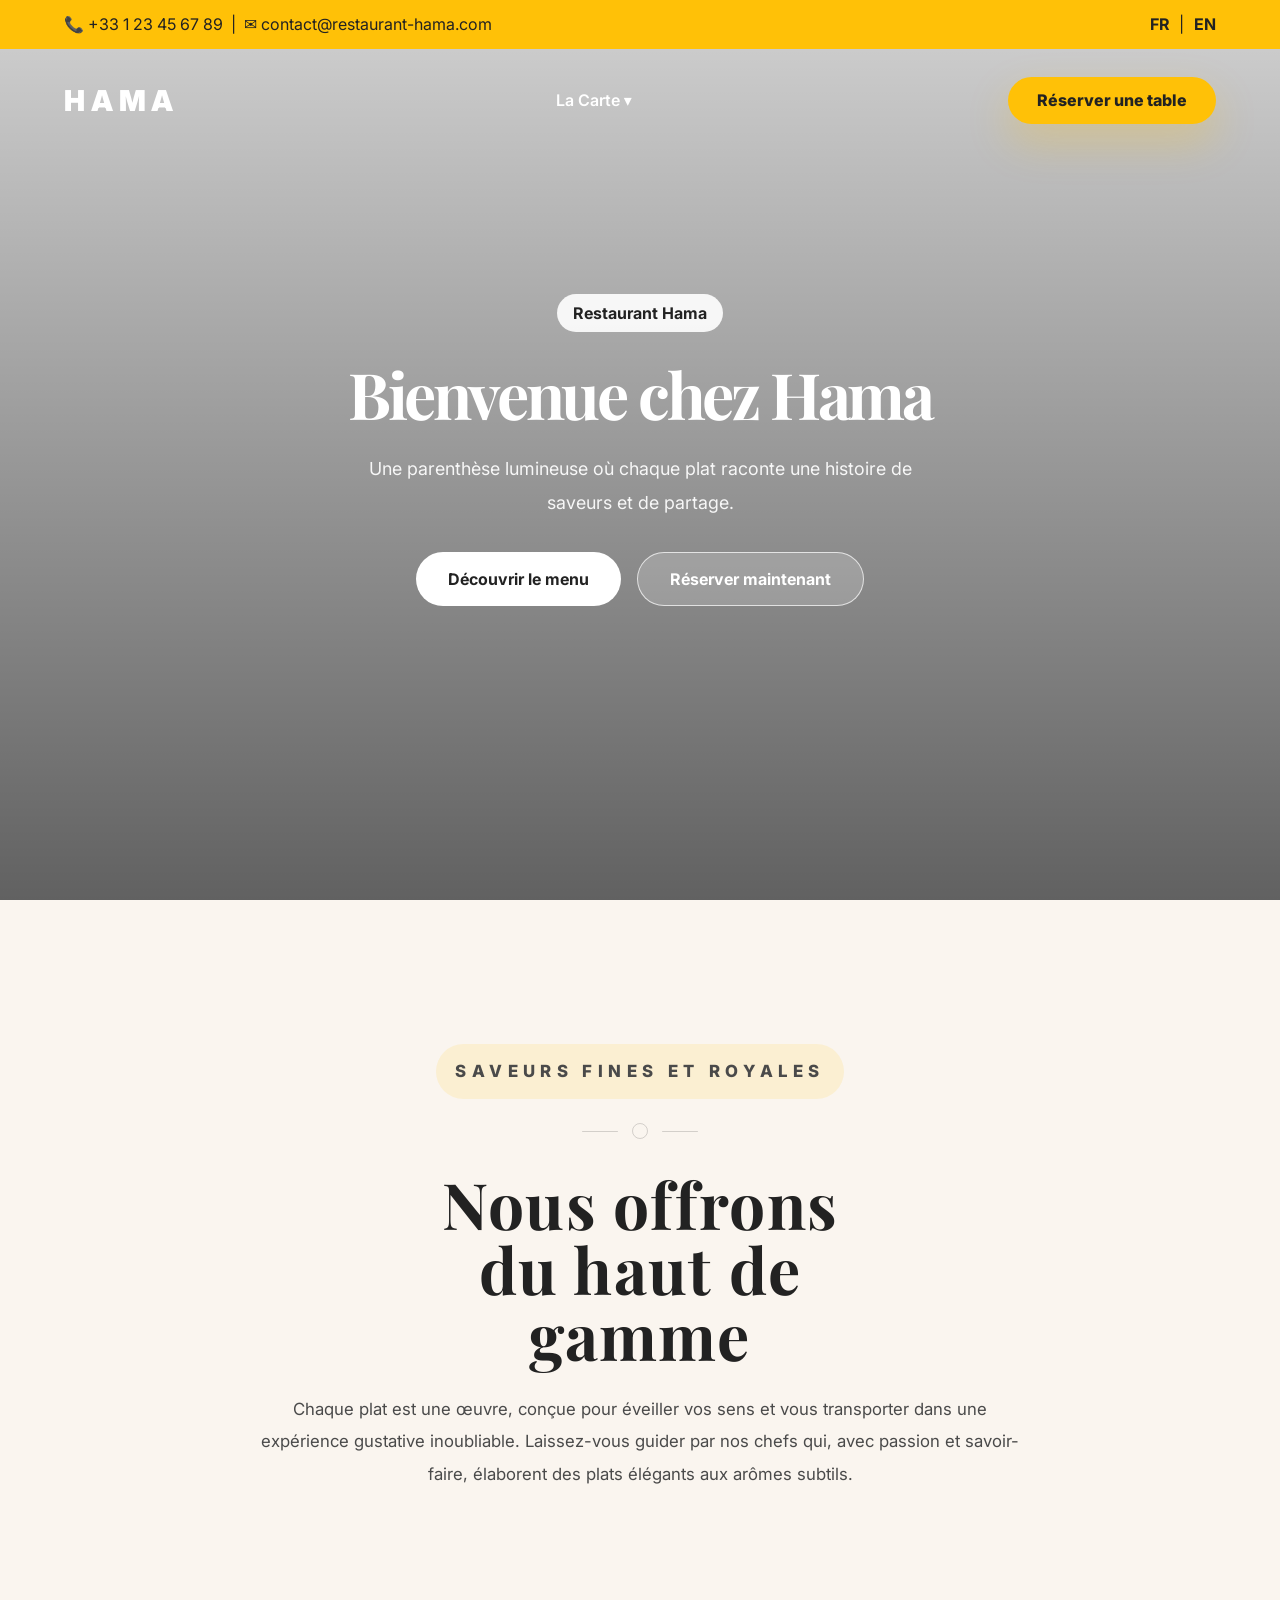
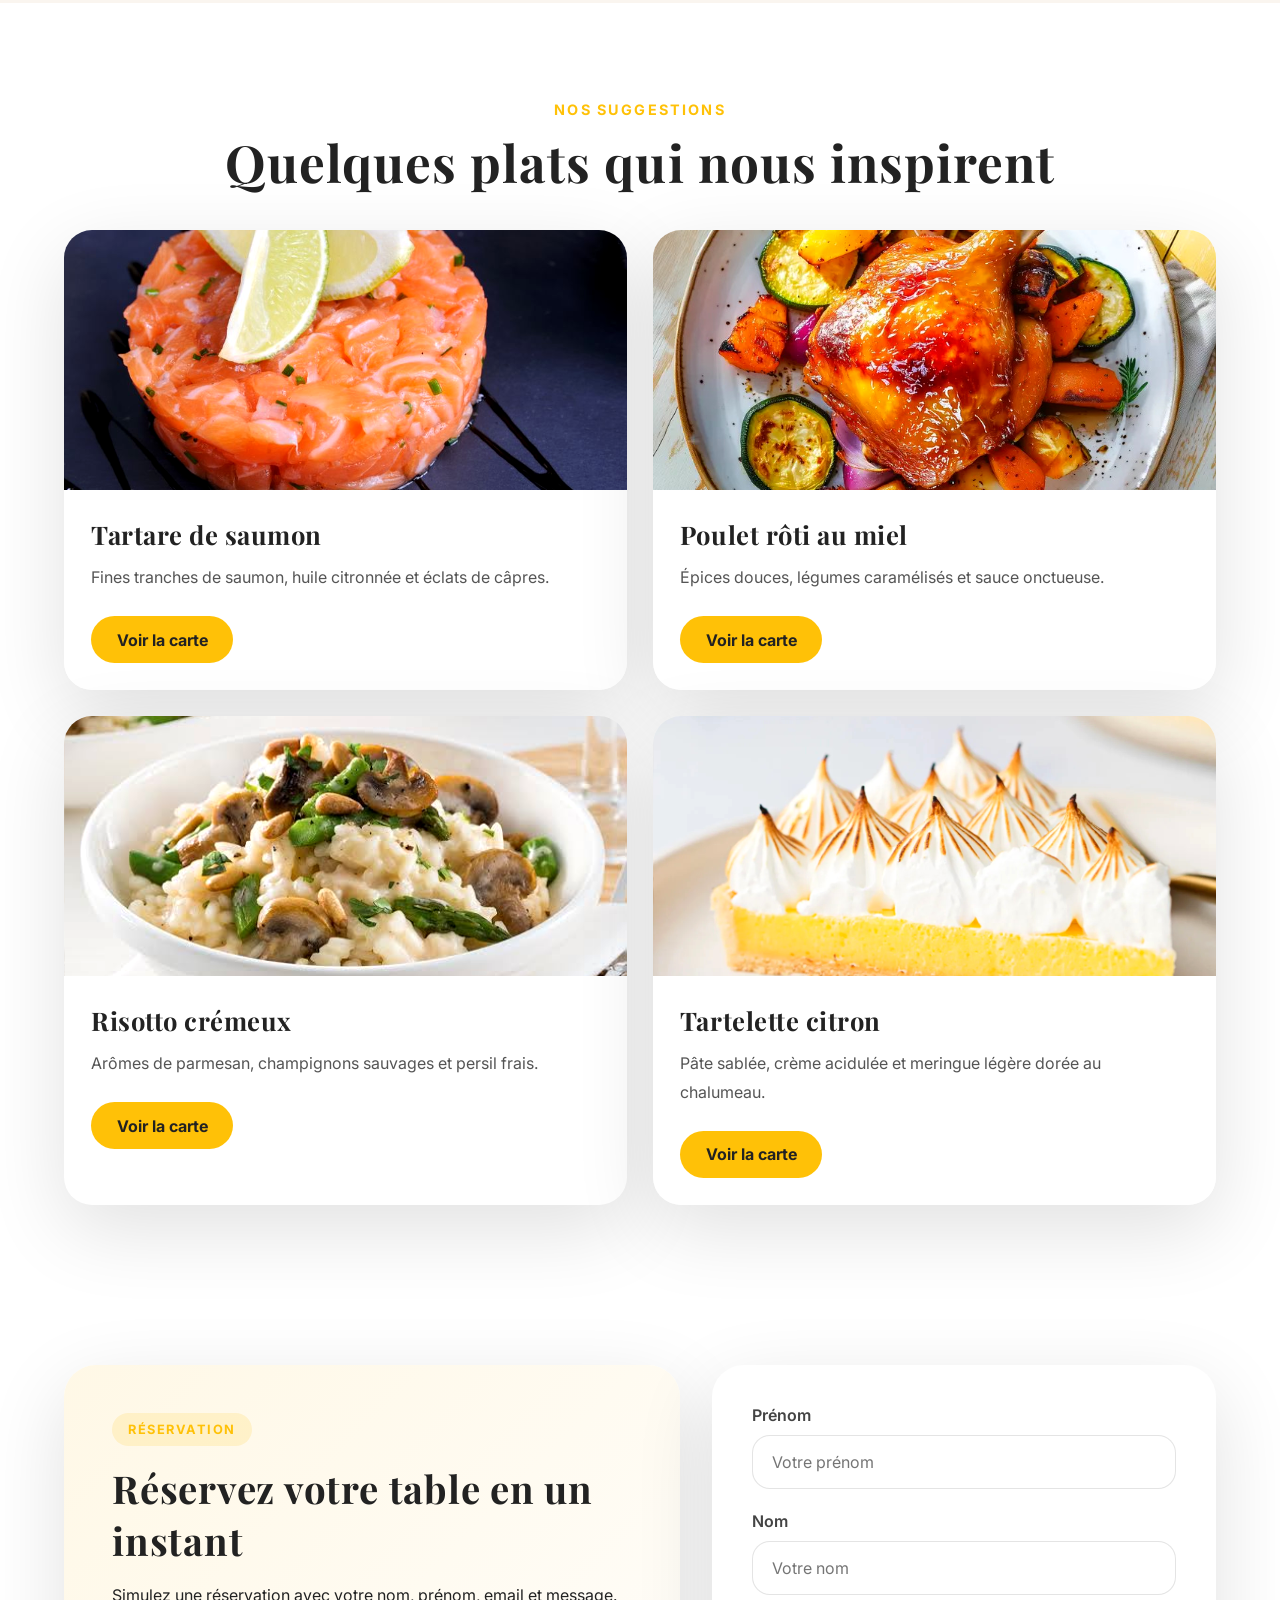
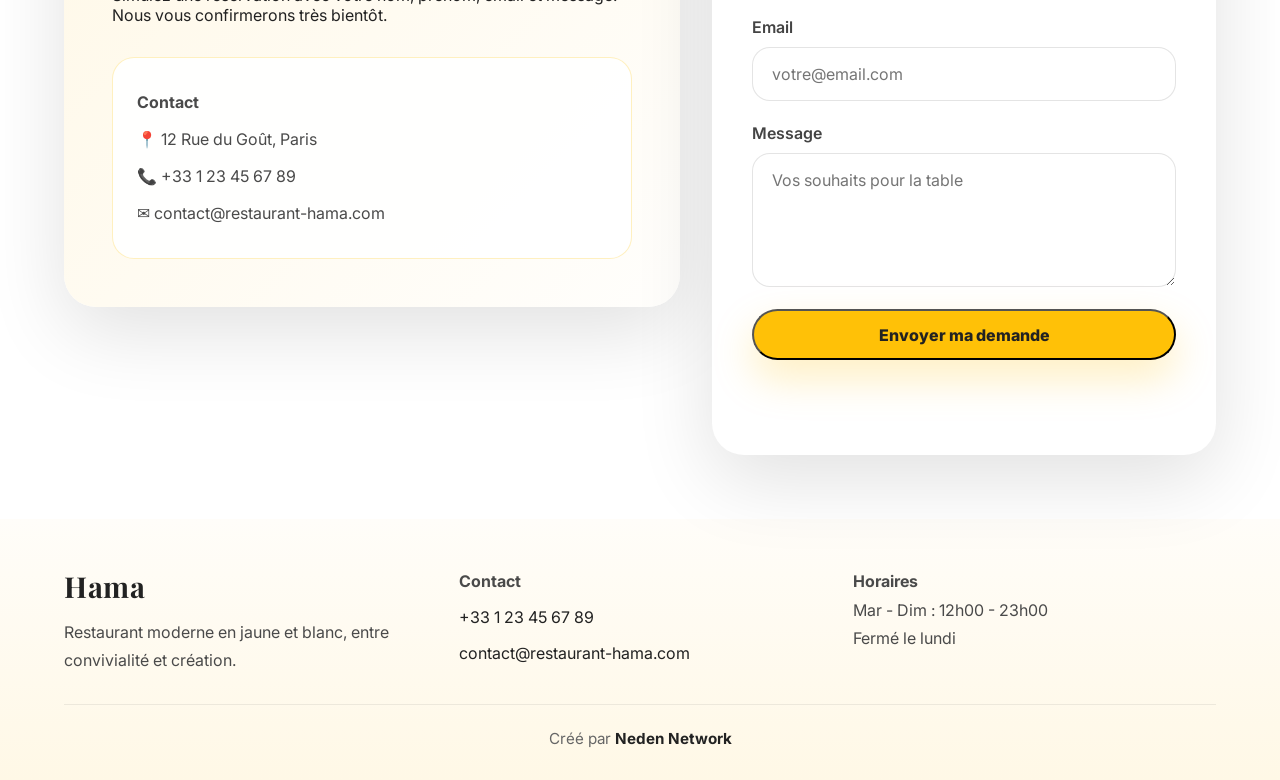
<file: index.html>
<!DOCTYPE html>
<html lang="fr">
<head>
    <meta charset="UTF-8">
    <meta name="viewport" content="width=device-width, initial-scale=1.0">
    <title>Restaurant Hama</title>
    <link rel="stylesheet" href="style.css">
</head>
<body>

    <!-- 1. Petite bannière -->
    <div class="top-bar" id="topBar">
        <div class="contact-info">
            📞 +33 1 23 45 67 89 &nbsp;|&nbsp; ✉️ contact@restaurant-hama.com
        </div>
        <div class="lang-options">
            <a href="index.html">FR</a> | <a href="en.html">EN</a>
        </div>
    </div>

    <!-- 2. Sous-bannière (Menu principal) -->
    <nav class="main-nav" id="mainNav">
       <div class="logo">Hama</div>

        <button class="nav-toggle" type="button" aria-label="Ouvrir le menu" aria-expanded="false">
            <span></span>
            <span></span>
            <span></span>
        </button>
        
        <ul class="nav-links">
            <li class="dropdown">
                <a href="#">La Carte ▾</a>
                <!-- Menu déroulant original -->
                <ul class="dropdown-content">
                    <li><a href="carte.html#entrees">Entrées</a></li>
                    <li><a href="carte.html#plats">Plats Signatures</a></li>
                    <li><a href="carte.html#desserts">Desserts</a></li>
                    <li><a href="carte.html#vins">Vins &amp; Boissons</a></li>
                </ul>
            </li>
        </ul>

        <a href="#reservation" class="btn-reserve">Réserver une table</a>
    </nav>

    <section class="hero">
        <div class="slide active" style="background-image: url('https://images.unsplash.com/photo-1514933651103-005eec06c04b?auto=format&fit=crop&w=1920&q=80');"></div>
        <div class="slide" style="background-image: url('https://images.unsplash.com/photo-1550966871-3ed3cdb5ed0c?auto=format&fit=crop&w=1920&q=80');"></div>
        <div class="slide" style="background-image: url('https://images.unsplash.com/photo-1559339352-11d035aa65de?auto=format&fit=crop&w=1920&q=80');"></div>
        <div class="hero-overlay"></div>
        <div class="hero-content">
            <span class="hero-badge">Restaurant Hama</span>
            <h1 id="heroTitle">Bienvenue chez Hama</h1>
            <p id="heroText">Une parenthèse lumineuse où chaque plat raconte une histoire de saveurs et de partage.</p>
            <div class="hero-buttons">
                <a href="#le-menu" class="btn-menu">Découvrir le menu</a>
                <a href="#reservation" class="btn-secondary">Réserver maintenant</a>
            </div>
        </div>
    </section>

    <section class="story-section" id="story">
        <div class="story-wrapper">
            <p class="eyebrow">Saveurs fines et royales</p>
            <div class="story-divider">
                <span></span>
                <span></span>
                <span></span>
            </div>
            <h2>Nous offrons du haut de gamme</h2>
            <p>Chaque plat est une œuvre, conçue pour éveiller vos sens et vous transporter dans une expérience gustative inoubliable. Laissez-vous guider par nos chefs qui, avec passion et savoir-faire, élaborent des plats élégants aux arômes subtils.</p>
        </div>
    </section>

    <section class="featured-section" id="le-menu">
        <div class="section-head">
            <span>Nos suggestions</span>
            <h2>Quelques plats qui nous inspirent</h2>
        </div>
        <div class="dish-grid">
            <article class="dish-card">
                <div class="dish-card__picture" style="background-image: url('photo/Tartare-de-saumon.jpg');"></div>
                <div class="dish-card__content">
                    <h3>Tartare de saumon</h3>
                    <p>Fines tranches de saumon, huile citronnée et éclats de câpres.</p>
                    <a href="carte.html" class="dish-card__link">Voir la carte</a>
                </div>
            </article>
            <article class="dish-card">
                <div class="dish-card__picture" style="background-image: url('photo/poulet_roti_au _miel.jpg');"></div>
                <div class="dish-card__content">
                    <h3>Poulet rôti au miel</h3>
                    <p>Épices douces, légumes caramélisés et sauce onctueuse.</p>
                    <a href="carte.html" class="dish-card__link">Voir la carte</a>
                </div>
            </article>
            <article class="dish-card">
                <div class="dish-card__picture" style="background-image: url('photo/risotto.jpeg');"></div>
                <div class="dish-card__content">
                    <h3>Risotto crémeux</h3>
                    <p>Arômes de parmesan, champignons sauvages et persil frais.</p>
                    <a href="carte.html" class="dish-card__link">Voir la carte</a>
                </div>
            </article>
            <article class="dish-card">
                <div class="dish-card__picture" style="background-image: url('photo/tarte_au_citron.jpg');"></div>
                <div class="dish-card__content">
                    <h3>Tartelette citron</h3>
                    <p>Pâte sablée, crème acidulée et meringue légère dorée au chalumeau.</p>
                    <a href="carte.html" class="dish-card__link">Voir la carte</a>
                </div>
            </article>
        </div>
    </section>

    <section class="reservation-section" id="reservation">
        <div class="reservation-grid">
            <div class="reservation-intro">
                <span class="section-tag">Réservation</span>
                <h2>Réservez votre table en un instant</h2>
                <p>Simulez une réservation avec votre nom, prénom, email et message. Nous vous confirmerons très bientôt.</p>
                <div class="contact-mini-card">
                    <p><strong>Contact</strong></p>
                    <p>📍 12 Rue du Goût, Paris</p>
                    <p>📞 +33 1 23 45 67 89</p>
                    <p>✉️ contact@restaurant-hama.com</p>
                </div>
            </div>
            <form id="reservationForm" class="reservation-form">
                <div class="input-group">
                    <label for="firstName">Prénom</label>
                    <input type="text" id="firstName" name="firstName" placeholder="Votre prénom" required>
                </div>
                <div class="input-group">
                    <label for="lastName">Nom</label>
                    <input type="text" id="lastName" name="lastName" placeholder="Votre nom" required>
                </div>
                <div class="input-group">
                    <label for="email">Email</label>
                    <input type="email" id="email" name="email" placeholder="votre@email.com" required>
                </div>
                <div class="input-group">
                    <label for="message">Message</label>
                    <textarea id="message" name="message" rows="5" placeholder="Vos souhaits pour la table"></textarea>
                </div>
                <button type="submit" class="btn-reserve">Envoyer ma demande</button>
                <div id="reservationMessage" class="form-message" aria-live="polite"></div>
            </form>
        </div>
    </section>

    <footer class="footer-section">
        <div class="footer-grid">
            <div class="footer-brand">
                <h3>Hama</h3>
                <p>Restaurant moderne en jaune et blanc, entre convivialité et création.</p>
            </div>
            <div class="footer-links">
                <p><strong>Contact</strong></p>
                <a href="tel:+33123456789">+33 1 23 45 67 89</a>
                <a href="mailto:contact@restaurant-hama.com">contact@restaurant-hama.com</a>
            </div>
            <div class="footer-info">
                <p><strong>Horaires</strong></p>
                <p>Mar - Dim : 12h00 - 23h00</p>
                <p>Fermé le lundi</p>
            </div>
        </div>
        <div class="footer-credit">Créé par <a href="#">Neden Network</a></div>
    </footer>

    <script src="main.js"></script>
</body>
</html>
</file>
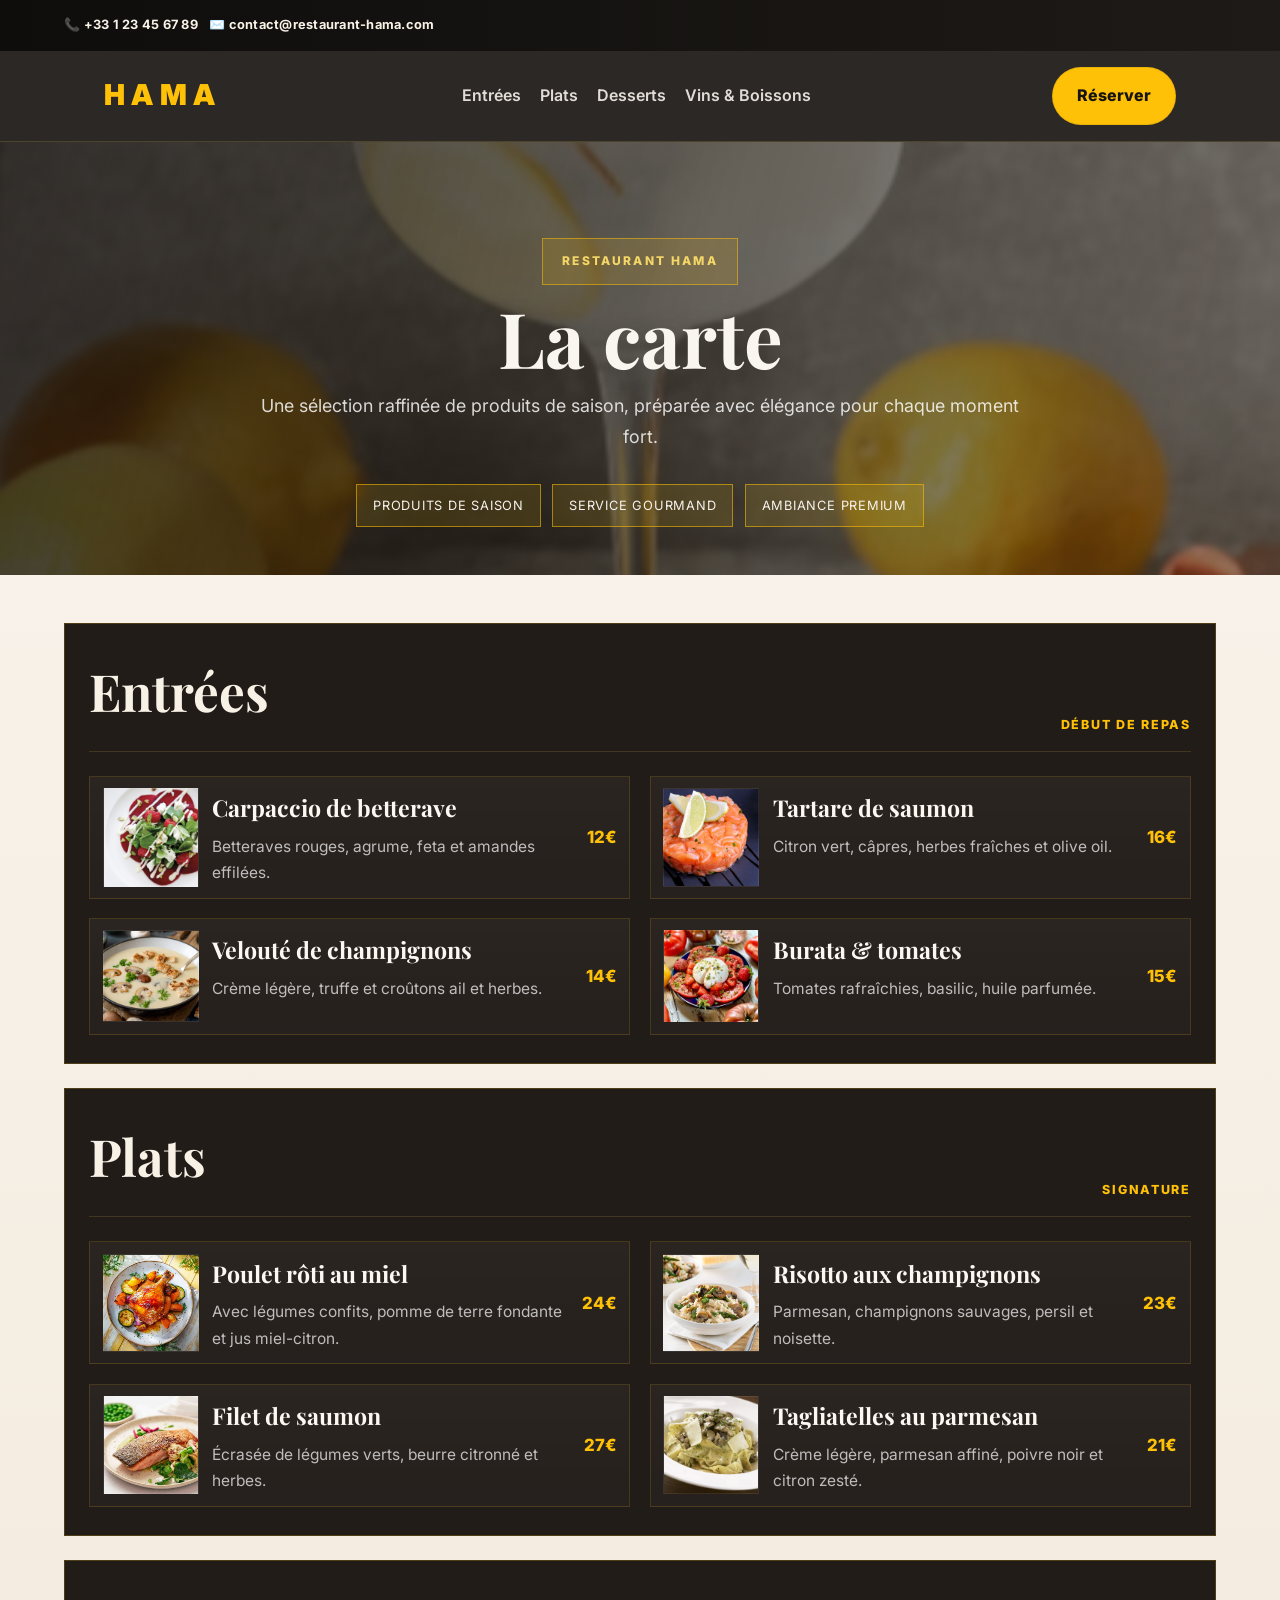
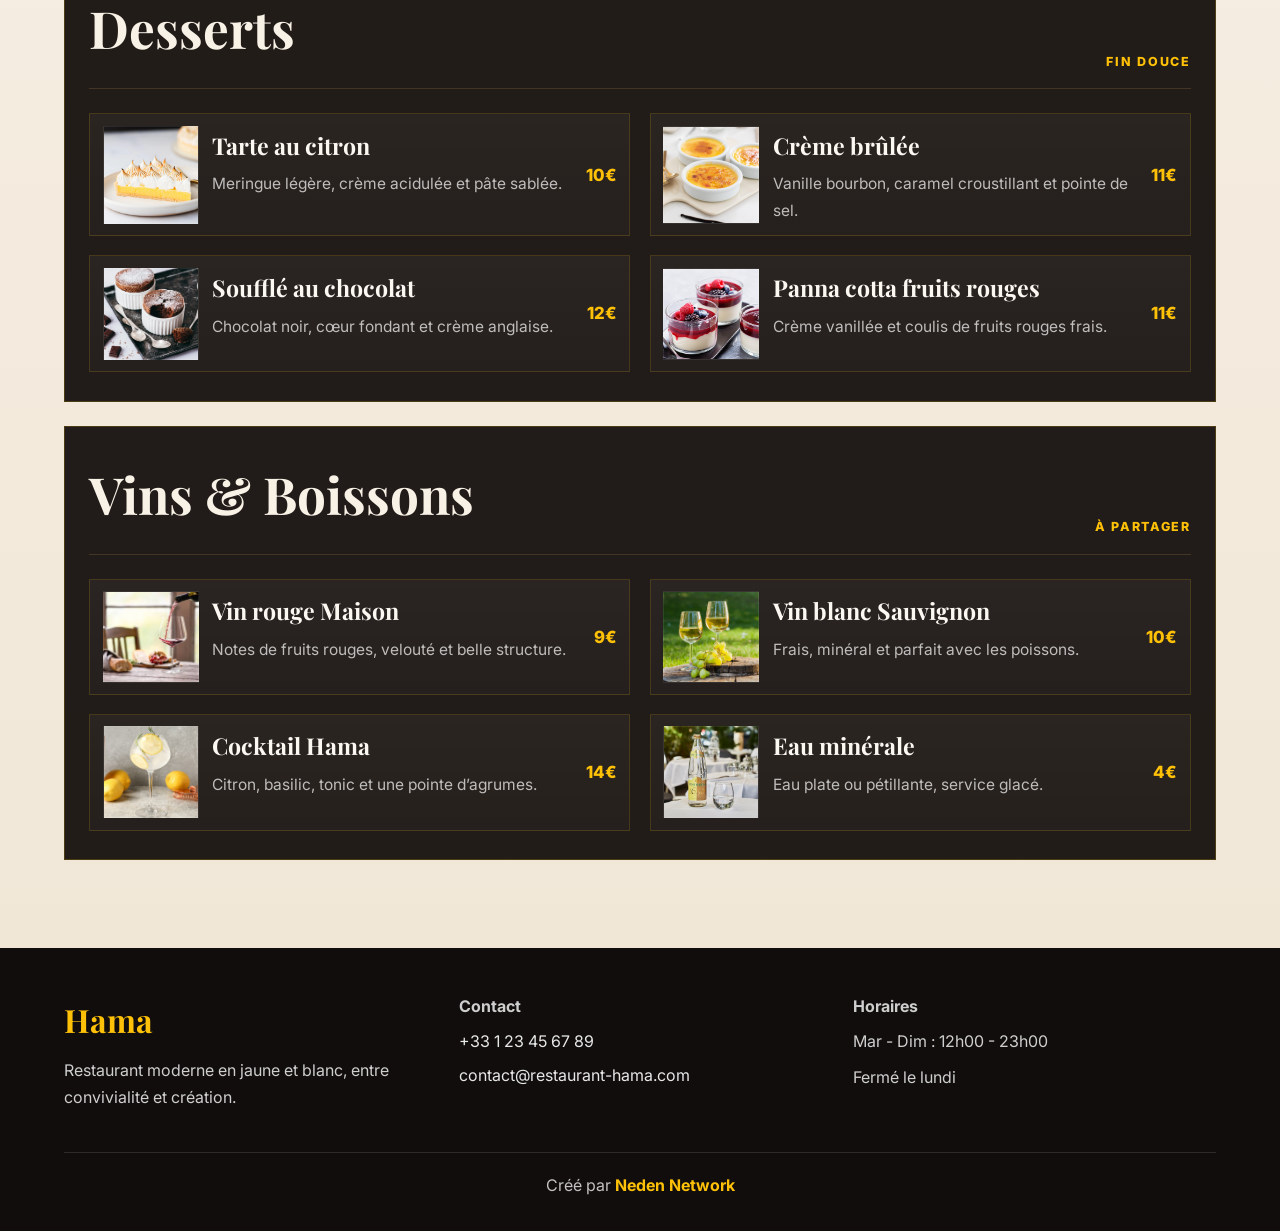
<file: carte.html>
<!DOCTYPE html>
<html lang="fr">
  <head>
    <meta charset="UTF-8" />
    <meta name="viewport" content="width=device-width, initial-scale=1.0" />
    <title>La Carte | Hama</title>
    <link rel="preconnect" href="https://fonts.googleapis.com" />
    <link rel="preconnect" href="https://fonts.gstatic.com" crossorigin />
    <link href="https://fonts.googleapis.com/css2?family=Inter:wght@400;500;600;700;800&family=Playfair+Display:wght@500;600;700&display=swap" rel="stylesheet" />
    <style>
      :root {
        --jaune: #ffc107;
        --jaune-clair: #fff8e1;
        --jaune-fonce: #d9a506;
        --blanc: #ffffff;
        --beige: #f6f0e8;
        --noir: #161310;
        --noir-2: #1f1b16;
        --texte: #1d1b18;
        --gris: #625c57;
        --ombre: 0 18px 40px rgba(23, 20, 16, 0.15);
      }

      * {
        box-sizing: border-box;
        margin: 0;
        padding: 0;
      }

      html {
        scroll-behavior: smooth;
      }

      body {
        font-family: 'Inter', sans-serif;
        background: linear-gradient(180deg, #f9f5f1 0%, #f5efe7 100%);
        color: var(--texte);
        line-height: 1.7;
      }

      a {
        color: inherit;
        text-decoration: none;
      }

      h1, h2, h3, h4 {
        font-family: 'Playfair Display', serif;
      }

      .top-bar {
        background: linear-gradient(90deg, #0f0d0c, #1d1a17);
        color: #f9f3e7;
        padding: 0.9rem 5%;
        display: flex;
        justify-content: space-between;
        align-items: center;
        font-size: 0.8rem;
        font-weight: 700;
        letter-spacing: 0.02em;
      }

      .top-bar__info,
      .top-bar__lang {
        display: flex;
        align-items: center;
        gap: 0.7rem;
        flex-wrap: wrap;
      }

      .top-bar a {
        color: #f9f3e7;
      }

      .site-header {
        position: sticky;
        top: 0;
        z-index: 20;
        background: rgba(22, 18, 16, 0.9);
        backdrop-filter: blur(12px);
        border-bottom: 1px solid rgba(212, 168, 77, 0.2);
      }

      .nav {
        max-width: 1200px;
        margin: 0 auto;
        padding: 1rem 5%;
        display: flex;
        align-items: center;
        justify-content: space-between;
        gap: 1rem;
      }

      .brand {
        font-size: 1.8rem;
        font-weight: 900;
        letter-spacing: 0.22em;
        text-transform: uppercase;
        color: var(--jaune);
      }

      .nav-links {
        display: flex;
        align-items: center;
        gap: 1.2rem;
        list-style: none;
      }

      .nav-links a {
        font-weight: 600;
        color: #f4efe8;
        opacity: 0.9;
      }

      .btn-primary {
        display: inline-flex;
        align-items: center;
        justify-content: center;
        background: var(--jaune);
        color: var(--noir);
        padding: 0.9rem 1.5rem;
        border-radius: 999px;
        font-weight: 800;
        box-shadow: none;
        border: 1px solid rgba(0, 0, 0, 0.08);
      }

      .hero {
        position: relative;
        padding: 6rem 5% 3rem;
        background:
          linear-gradient(105deg, rgba(18, 15, 12, 0.82), rgba(18, 15, 12, 0.45)),
          url('photo/cocktail_hama.jpg') center/cover no-repeat;
        min-height: 360px;
      }

      .hero__inner {
        position: relative;
        z-index: 1;
        max-width: 1100px;
        margin: 0 auto;
        text-align: center;
        color: #f9f5ef;
      }

      .eyebrow {
        display: inline-block;
        margin-bottom: 1rem;
        background: rgba(255, 193, 7, 0.14);
        border: 1px solid rgba(255, 193, 7, 0.5);
        color: #f5d768;
        padding: 0.8rem 1.2rem;
        border-radius: 0;
        font-size: 0.75rem;
        font-weight: 800;
        letter-spacing: 0.18em;
        text-transform: uppercase;
      }

      .hero h1 {
        font-size: clamp(3rem, 6vw, 6rem);
        line-height: 0.96;
        margin-bottom: 1rem;
        text-shadow: 0 10px 30px rgba(0,0,0,0.3);
      }

      .hero p {
        max-width: 760px;
        margin: 0 auto;
        color: rgba(255,255,255,0.82);
        font-size: 1.12rem;
      }

      .hero__meta {
        display: flex;
        justify-content: center;
        flex-wrap: wrap;
        gap: 0.7rem;
        margin-top: 2rem;
      }

      .hero__meta span {
        background: rgba(255, 193, 7, 0.12);
        border: 1px solid rgba(255, 193, 7, 0.55);
        color: #f7f3ee;
        padding: 0.6rem 1rem;
        border-radius: 0;
        font-size: 0.8rem;
        letter-spacing: 0.06em;
        text-transform: uppercase;
      }

      .menu-section {
        padding: 3rem 5% 4rem;
        background: linear-gradient(180deg, #f8f2ea 0%, #f1e7d7 100%);
      }

      .menu__inner {
        max-width: 1200px;
        margin: 0 auto;
      }

      .menu-category {
        scroll-margin-top: 110px;
        background: rgba(25, 20, 17, 0.96);
        border: 1px solid rgba(255, 193, 7, 0.2);
        border-radius: 0;
        box-shadow: none;
        padding: 1.5rem 1.5rem 1.8rem;
        margin-bottom: 1.5rem;
        overflow: hidden;
      }

      .menu-category__top {
        display: flex;
        justify-content: space-between;
        align-items: end;
        gap: 1rem;
        margin-bottom: 1.5rem;
        padding-bottom: 1rem;
        border-bottom: 1px solid rgba(212, 168, 77, 0.18);
      }

      .menu-category__top h2 {
        font-size: clamp(2.2rem, 4vw, 3.3rem);
        color: #f8f1e6;
      }

      .menu-category__top span {
        color: var(--jaune);
        font-weight: 800;
        letter-spacing: 0.14em;
        text-transform: uppercase;
        font-size: 0.78rem;
      }

      .menu-list {
        display: grid;
        grid-template-columns: repeat(2, minmax(0, 1fr));
        gap: 1.2rem;
      }

      .dish {
        display: grid;
        grid-template-columns: 96px 1fr auto;
        gap: 0.85rem;
        background: linear-gradient(180deg, rgba(255,255,255,0.04), rgba(255,255,255,0.02));
        border: 1px solid rgba(255, 193, 7, 0.15);
        border-radius: 0;
        padding: 0.7rem 0.8rem;
        transition: transform 0.2s ease, border-color 0.2s ease;
      }

      .dish:hover {
        transform: translateY(-2px);
        box-shadow: none;
        border-color: rgba(255, 193, 7, 0.4);
      }

      .dish__image {
        width: 100%;
        min-height: 92px;
        border: 1px solid rgba(255,255,255,0.08);
        background-size: cover;
        background-position: center;
        background-repeat: no-repeat;
      }

      .dish__info h3 {
        font-size: 1.45rem;
        margin-bottom: 0.4rem;
        color: #fbf7f1;
      }

      .dish__info p {
        color: rgba(255,255,255,0.7);
        font-size: 0.97rem;
      }

      .dish__price {
        display: flex;
        align-items: center;
        justify-content: center;
        min-width: auto;
        background: transparent;
        color: var(--jaune);
        border-radius: 0;
        font-weight: 800;
        font-size: 1.05rem;
        padding: 0;
        align-self: center;
        box-shadow: none;
      }

      .footer-section {
        background: #100d0c;
        color: rgba(255,255,255,0.88);
        padding: 2.8rem 5% 2rem;
      }

      .footer-grid {
        max-width: 1200px;
        margin: 0 auto;
        display: grid;
        grid-template-columns: repeat(3, minmax(0, 1fr));
        gap: 2rem;
      }

      .footer-brand h3 {
        font-size: 2rem;
        margin-bottom: 0.6rem;
        color: var(--jaune);
      }

      .footer-links,
      .footer-info,
      .footer-brand {
        color: rgba(255,255,255,0.8);
      }

      .footer-links p,
      .footer-info p,
      .footer-brand p {
        margin-bottom: 0.5rem;
      }

      .footer-links a {
        display: block;
        margin-bottom: 0.4rem;
        color: rgba(255,255,255,0.9);
      }

      .footer-credit {
        max-width: 1200px;
        margin: 2rem auto 0;
        padding-top: 1.2rem;
        border-top: 1px solid rgba(255,255,255,0.12);
        text-align: center;
        color: rgba(255,255,255,0.75);
      }

      .footer-credit a {
        color: var(--jaune);
        font-weight: 700;
      }

      @media (max-width: 768px) {
        .top-bar {
          flex-direction: column;
          gap: 0.5rem;
          padding: 0.8rem 4%;
          text-align: center;
        }

        .nav {
          flex-wrap: wrap;
          justify-content: center;
        }

        .nav-links {
          flex-wrap: wrap;
          justify-content: center;
        }

        .hero {
          padding-top: 5rem;
          min-height: 420px;
        }

        .menu-category {
          padding: 1.5rem 1rem;
        }

        .menu-category__top {
          flex-direction: column;
          align-items: flex-start;
        }

        .menu-list {
          grid-template-columns: 1fr;
        }

        .dish {
          grid-template-columns: 1fr;
        }

        .dish__price {
          justify-self: start;
        }

        .footer-grid {
          grid-template-columns: 1fr;
        }
      }

      .footer-links,
      .footer-info,
      .footer-brand {
        color: rgba(255,255,255,0.8);
      }

      .footer-links p,
      .footer-info p,
      .footer-brand p {
        margin-bottom: 0.5rem;
      }

      .footer-links a {
        display: block;
        margin-bottom: 0.4rem;
        color: rgba(255,255,255,0.9);
      }

      .footer-credit {
        max-width: 1200px;
        margin: 2rem auto 0;
        padding-top: 1.2rem;
        border-top: 1px solid rgba(255,255,255,0.12);
        text-align: center;
        color: rgba(255,255,255,0.75);
      }

      .footer-credit a {
        color: var(--jaune);
        font-weight: 700;
      }

      @media (max-width: 768px) {
        .top-bar {
          flex-direction: column;
          gap: 0.5rem;
          padding: 0.8rem 4%;
          text-align: center;
        }

        .nav {
          flex-wrap: wrap;
          justify-content: center;
        }

        .nav-links {
          flex-wrap: wrap;
          justify-content: center;
        }

        .hero {
          padding-top: 3.5rem;
        }

        .menu-category {
          padding: 1.5rem 1rem;
        }

        .menu-category__top {
          flex-direction: column;
          align-items: flex-start;
        }

        .menu-list {
          grid-template-columns: 1fr;
        }

        .dish {
          grid-template-columns: 1fr;
        }

        .dish__price {
          justify-self: start;
        }

        .footer-grid {
          grid-template-columns: 1fr;
        }
      }
    </style>
  </head>
  <body>
    <div class="top-bar">
      <div class="top-bar__info">
        <span>📞 +33 1 23 45 67 89</span>
        <span>✉️ contact@restaurant-hama.com</span>
      </div>
      
    </div>

    <header class="site-header">
      <nav class="nav" aria-label="Navigation principale">
        <a href="index.html" class="brand" aria-label="Retour à l'accueil">Hama</a>
        <ul class="nav-links">
          <li><a href="#entrees">Entrées</a></li>
          <li><a href="#plats">Plats</a></li>
          <li><a href="#desserts">Desserts</a></li>
          <li><a href="#vins">Vins &amp; Boissons</a></li>
        </ul>
        <a href="index.html#reservation" class="btn-primary">Réserver</a>
      </nav>
    </header>

    <main>
      <section class="hero">
        <div class="hero__inner">
          <span class="eyebrow">Restaurant Hama</span>
          <h1>La carte</h1>
          <p>
            Une sélection raffinée de produits de saison, préparée avec élégance pour chaque moment fort.
          </p>
          <div class="hero__meta">
            <span>Produits de saison</span>
            <span>Service gourmand</span>
            <span>Ambiance premium</span>
          </div>
        </div>
      </section>

      <section class="menu-section">
        <div class="menu__inner">
          <article class="menu-category" id="entrees">
            <div class="menu-category__top">
              <h2>Entrées</h2>
              <span>Début de repas</span>
            </div>
            <div class="menu-list">
              <div class="dish">
                <div class="dish__image" style="background-image: url('photo/carpaccio_bettrave.jpg');"></div>
                <div class="dish__info">
                  <h3>Carpaccio de betterave</h3>
                  <p>Betteraves rouges, agrume, feta et amandes effilées.</p>
                </div>
                <div class="dish__price">12€</div>
              </div>

              <div class="dish">
                <div class="dish__image" style="background-image: url('photo/Tartare-de-saumon.jpg');"></div>
                <div class="dish__info">
                  <h3>Tartare de saumon</h3>
                  <p>Citron vert, câpres, herbes fraîches et olive oil.</p>
                </div>
                <div class="dish__price">16€</div>
              </div>

              <div class="dish">
                <div class="dish__image" style="background-image: url('photo/veloute_champignon.jpg');"></div>
                <div class="dish__info">
                  <h3>Velouté de champignons</h3>
                  <p>Crème légère, truffe et croûtons ail et herbes.</p>
                </div>
                <div class="dish__price">14€</div>
              </div>

              <div class="dish">
                <div class="dish__image" style="background-image: url('photo/burrata_et_tomates.jpeg');"></div>
                <div class="dish__info">
                  <h3>Burata &amp; tomates</h3>
                  <p>Tomates rafraîchies, basilic, huile parfumée.</p>
                </div>
                <div class="dish__price">15€</div>
              </div>
            </div>
          </article>

          <article class="menu-category" id="plats">
            <div class="menu-category__top">
              <h2>Plats</h2>
              <span>Signature</span>
            </div>
            <div class="menu-list">
              <div class="dish">
                <div class="dish__image" style="background-image: url('photo/poulet_roti_au _miel.jpg');"></div>
                <div class="dish__info">
                  <h3>Poulet rôti au miel</h3>
                  <p>Avec légumes confits, pomme de terre fondante et jus miel-citron.</p>
                </div>
                <div class="dish__price">24€</div>
              </div>

              <div class="dish">
                <div class="dish__image" style="background-image: url('photo/risotto.jpeg');"></div>
                <div class="dish__info">
                  <h3>Risotto aux champignons</h3>
                  <p>Parmesan, champignons sauvages, persil et noisette.</p>
                </div>
                <div class="dish__price">23€</div>
              </div>

              <div class="dish">
                <div class="dish__image" style="background-image: url('photo/filet_de_saumon.jpg');"></div>
                <div class="dish__info">
                  <h3>Filet de saumon</h3>
                  <p>Écrasée de légumes verts, beurre citronné et herbes.</p>
                </div>
                <div class="dish__price">27€</div>
              </div>

              <div class="dish">
                <div class="dish__image" style="background-image: url('photo/tagliatelles.jpg');"></div>
                <div class="dish__info">
                  <h3>Tagliatelles au parmesan</h3>
                  <p>Crème légère, parmesan affiné, poivre noir et citron zesté.</p>
                </div>
                <div class="dish__price">21€</div>
              </div>
            </div>
          </article>

          <article class="menu-category" id="desserts">
            <div class="menu-category__top">
              <h2>Desserts</h2>
              <span>Fin douce</span>
            </div>
            <div class="menu-list">
              <div class="dish">
                <div class="dish__image" style="background-image: url('photo/tarte_au_citron.jpg');"></div>
                <div class="dish__info">
                  <h3>Tarte au citron</h3>
                  <p>Meringue légère, crème acidulée et pâte sablée.</p>
                </div>
                <div class="dish__price">10€</div>
              </div>

              <div class="dish">
                <div class="dish__image" style="background-image: url('photo/creme_brulee.jpg');"></div>
                <div class="dish__info">
                  <h3>Crème brûlée</h3>
                  <p>Vanille bourbon, caramel croustillant et pointe de sel.</p>
                </div>
                <div class="dish__price">11€</div>
              </div>

              <div class="dish">
                <div class="dish__image" style="background-image: url('photo/souffle.jpg');"></div>
                <div class="dish__info">
                  <h3>Soufflé au chocolat</h3>
                  <p>Chocolat noir, cœur fondant et crème anglaise.</p>
                </div>
                <div class="dish__price">12€</div>
              </div>

              <div class="dish">
                <div class="dish__image" style="background-image: url('photo/panna_cotta.jpg');"></div>
                <div class="dish__info">
                  <h3>Panna cotta fruits rouges</h3>
                  <p>Crème vanillée et coulis de fruits rouges frais.</p>
                </div>
                <div class="dish__price">11€</div>
              </div>
            </div>
          </article>

          <article class="menu-category" id="vins">
            <div class="menu-category__top">
              <h2>Vins &amp; Boissons</h2>
              <span>À partager</span>
            </div>
            <div class="menu-list">
              <div class="dish">
                <div class="dish__image" style="background-image: url('photo/vin_maison.jpeg');"></div>
                <div class="dish__info">
                  <h3>Vin rouge Maison</h3>
                  <p>Notes de fruits rouges, velouté et belle structure.</p>
                </div>
                <div class="dish__price">9€</div>
              </div>

              <div class="dish">
                <div class="dish__image" style="background-image: url('photo/vin_blanc.jpg');"></div>
                <div class="dish__info">
                  <h3>Vin blanc Sauvignon</h3>
                  <p>Frais, minéral et parfait avec les poissons.</p>
                </div>
                <div class="dish__price">10€</div>
              </div>

              <div class="dish">
                <div class="dish__image" style="background-image: url('photo/cocktail_hama.jpg');"></div>
                <div class="dish__info">
                  <h3>Cocktail Hama</h3>
                  <p>Citron, basilic, tonic et une pointe d’agrumes.</p>
                </div>
                <div class="dish__price">14€</div>
              </div>

              <div class="dish">
                <div class="dish__image" style="background-image: url('photo/eau.jpg');"></div>
                <div class="dish__info">
                  <h3>Eau minérale</h3>
                  <p>Eau plate ou pétillante, service glacé.</p>
                </div>
                <div class="dish__price">4€</div>
              </div>
            </div>
          </article>
        </div>
      </section>
    </main>

      <footer class="footer-section">
        <div class="footer-grid">
            <div class="footer-brand">
                <h3>Hama</h3>
                <p>Restaurant moderne en jaune et blanc, entre convivialité et création.</p>
            </div>
            <div class="footer-links">
                <p><strong>Contact</strong></p>
                <a href="tel:+33123456789">+33 1 23 45 67 89</a>
                <a href="mailto:contact@restaurant-hama.com">contact@restaurant-hama.com</a>
            </div>
            <div class="footer-info">
                <p><strong>Horaires</strong></p>
                <p>Mar - Dim : 12h00 - 23h00</p>
                <p>Fermé le lundi</p>
            </div>
        </div>
        <div class="footer-credit">Créé par <a href="#">Neden Network</a></div>
    </footer>
  </body>
</html>
</file>
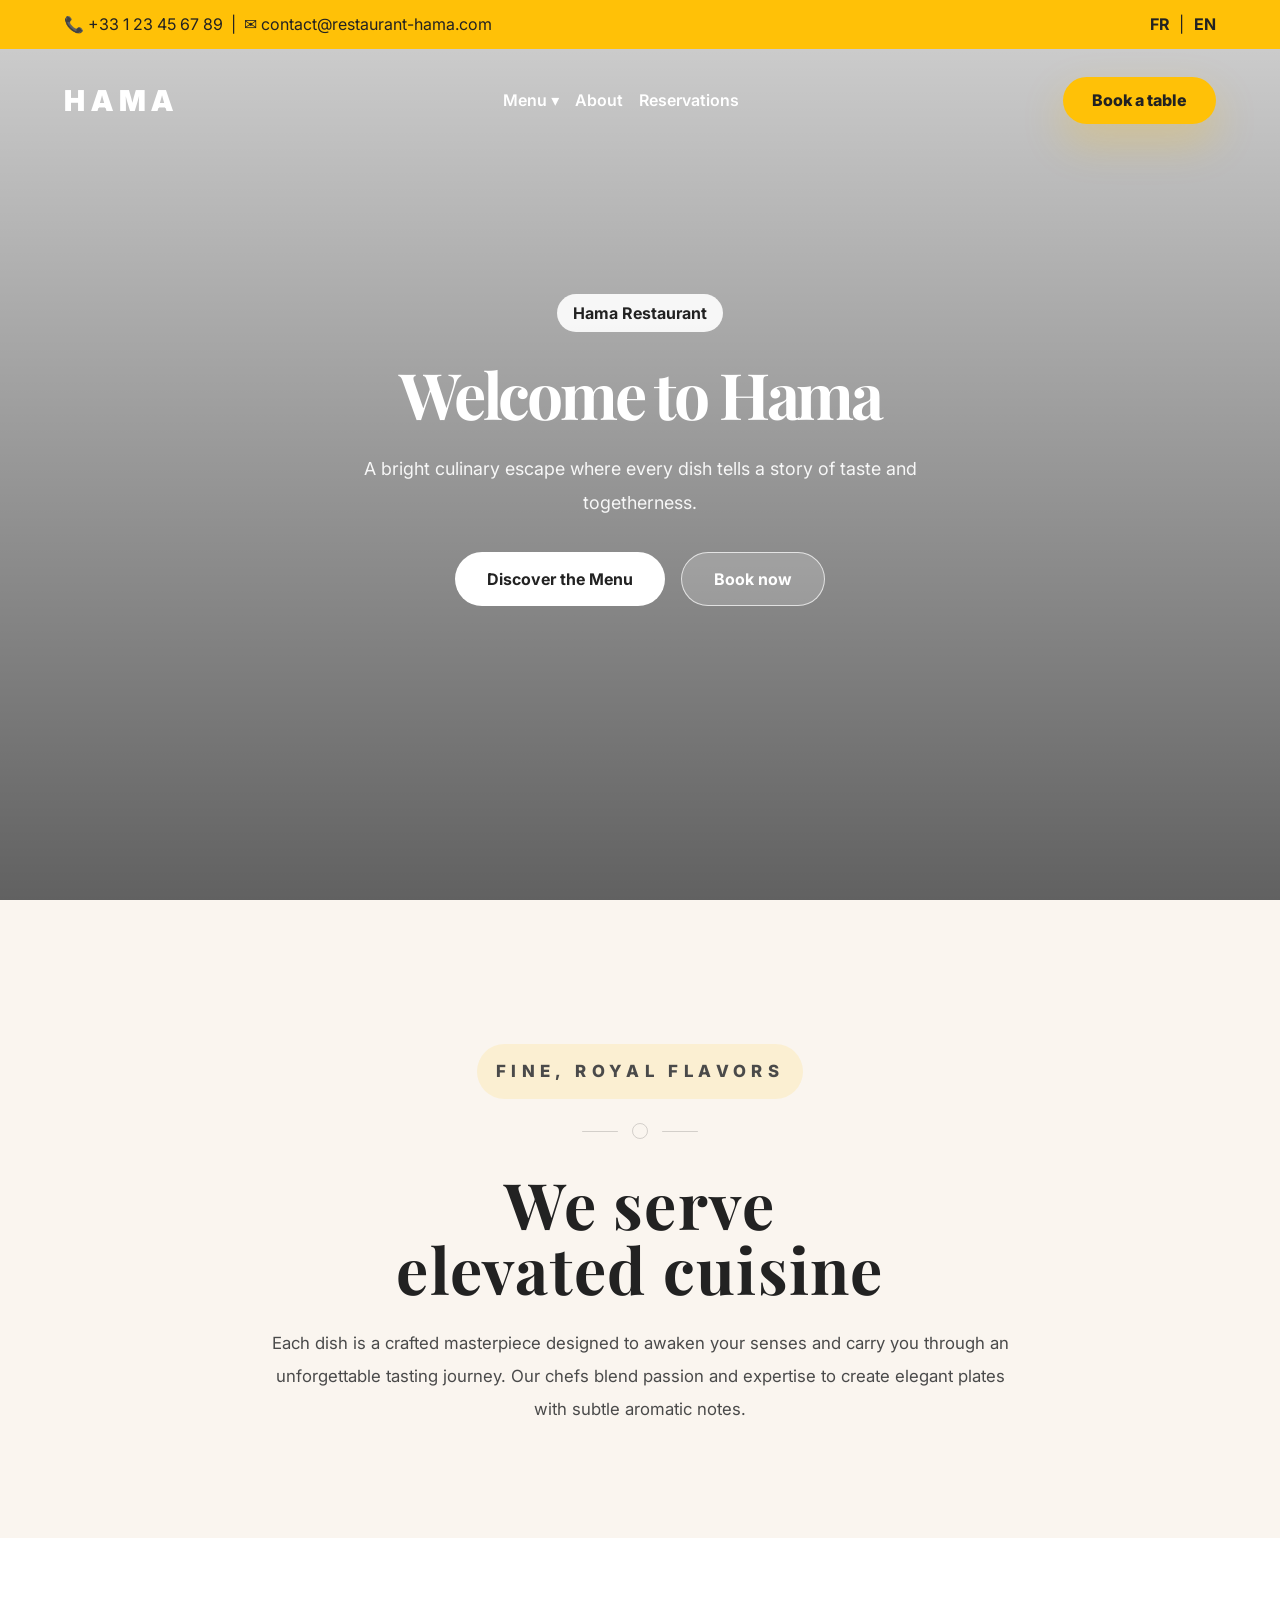
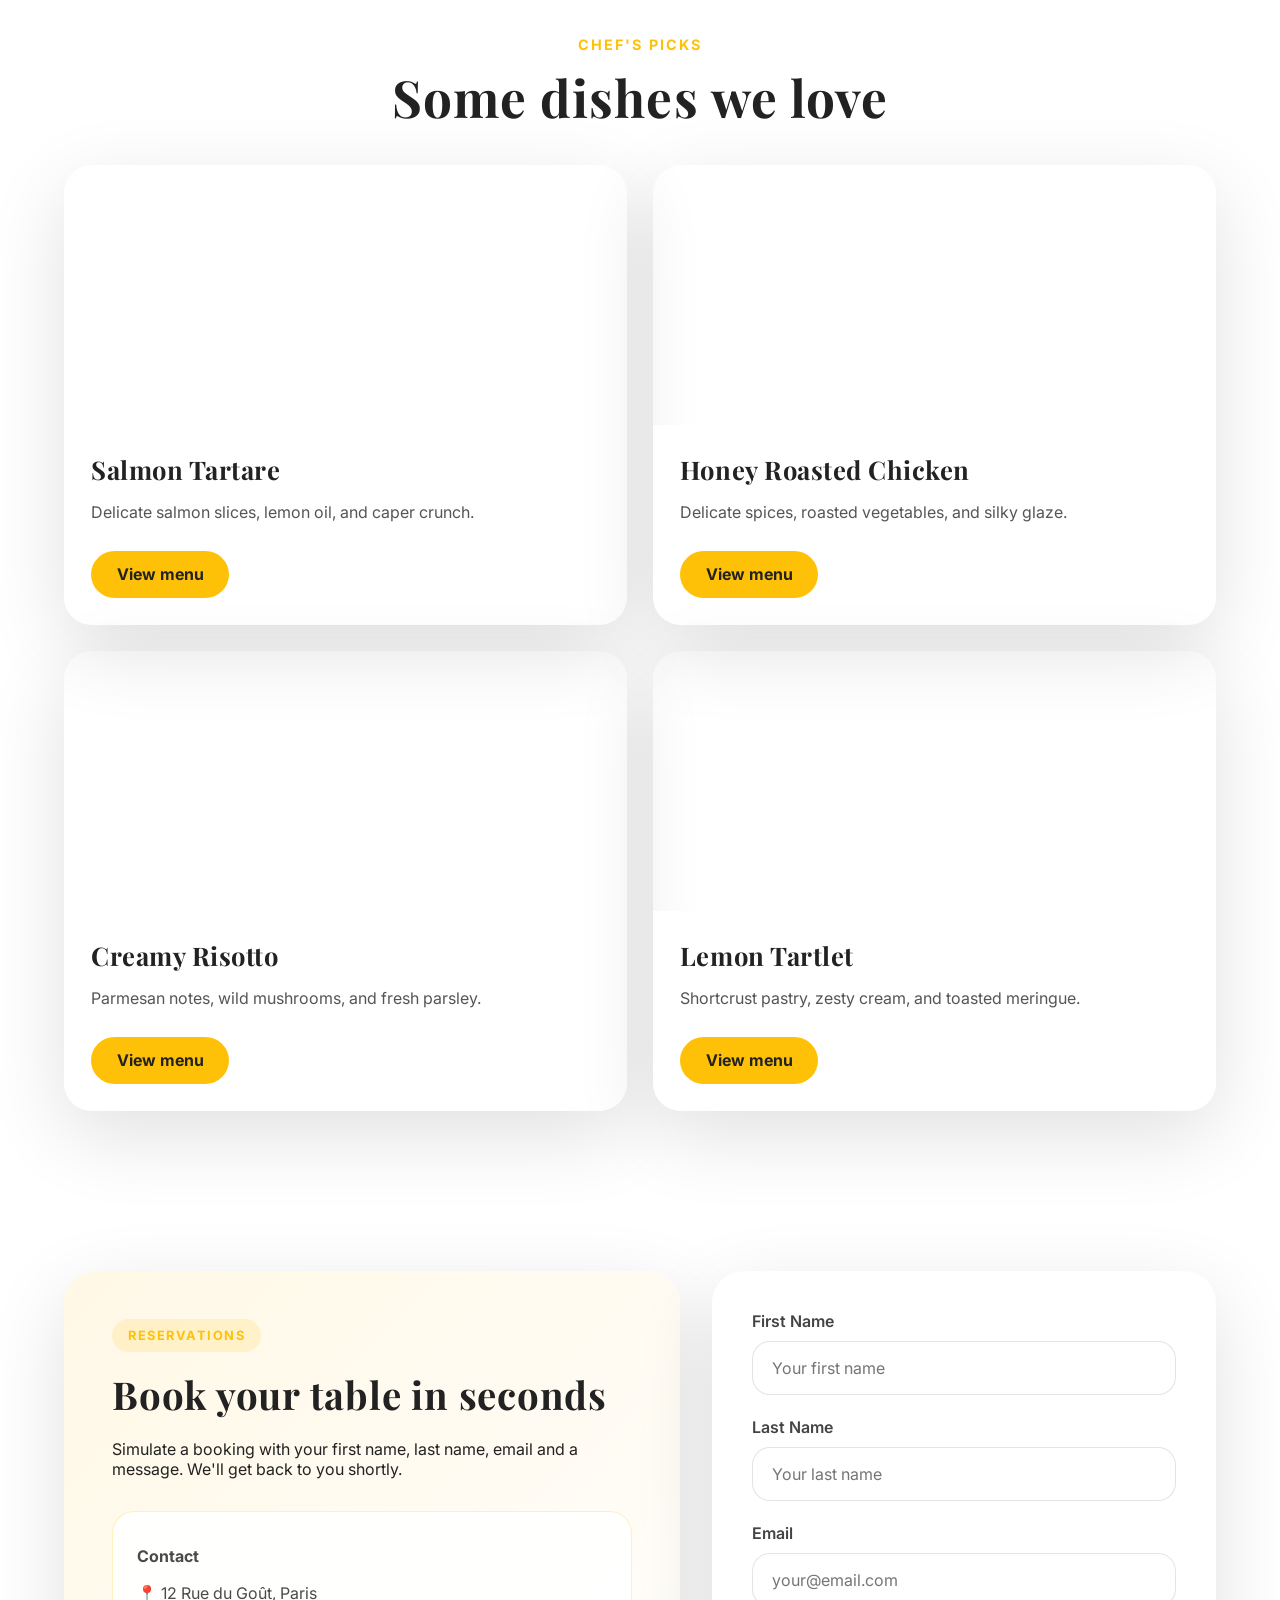
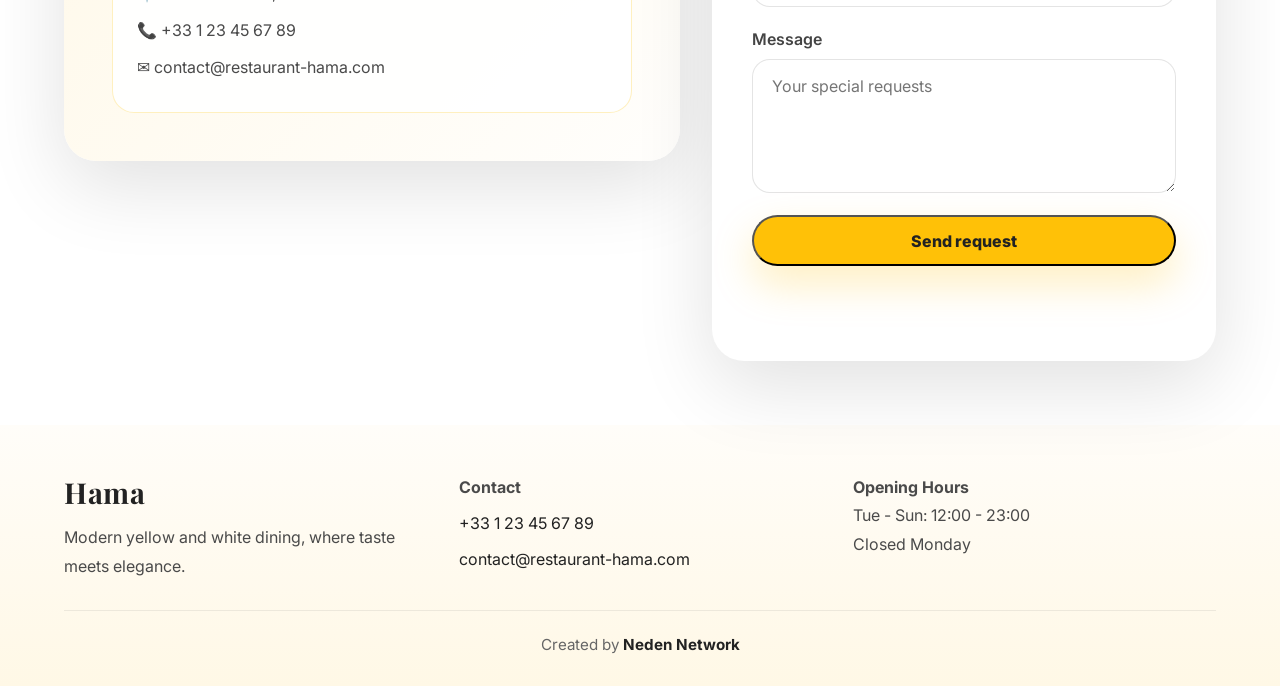
<file: en.html>
<!DOCTYPE html>
<html lang="en">
<head>
    <meta charset="UTF-8">
    <meta name="viewport" content="width=device-width, initial-scale=1.0">
    <title>Hama Restaurant</title>
    <link rel="stylesheet" href="style.css">
</head>
<body>

    <div class="top-bar" id="topBar">
        <div class="contact-info">📞 +33 1 23 45 67 89 &nbsp;|&nbsp; ✉️ contact@restaurant-hama.com</div>
        <div class="lang-options"><a href="index.html">FR</a> | <a href="en.html">EN</a></div>
    </div>

    <nav class="main-nav" id="mainNav">
        <div class="logo">Hama</div>
        <ul class="nav-links">
            <li class="dropdown">
                <a href="#le-menu">Menu ▾</a>
                <ul class="dropdown-content">
                    <li><a href="#le-menu">Starters</a></li>
                    <li><a href="#le-menu">Signature Mains</a></li>
                    <li><a href="#le-menu">Desserts</a></li>
                    <li><a href="#le-menu">Wines & Drinks</a></li>
                </ul>
            </li>
            <li><a href="#story">About</a></li>
            <li><a href="#reservation">Reservations</a></li>
        </ul>
        <a href="#reservation" class="btn-reserve">Book a table</a>
    </nav>

    <section class="hero">
        <div class="slide active" style="background-image: url('https://images.unsplash.com/photo-1514933651103-005eec06c04b?auto=format&fit=crop&w=1920&q=80');"></div>
        <div class="slide" style="background-image: url('https://images.unsplash.com/photo-1550966871-3ed3cdb5ed0c?auto=format&fit=crop&w=1920&q=80');"></div>
        <div class="slide" style="background-image: url('https://images.unsplash.com/photo-1559339352-11d035aa65de?auto=format&fit=crop&w=1920&q=80');"></div>
        <div class="hero-overlay"></div>
        <div class="hero-content">
            <span class="hero-badge">Hama Restaurant</span>
            <h1 id="heroTitle">Welcome to Hama</h1>
            <p id="heroText">A bright culinary escape where every dish tells a story of taste and togetherness.</p>
            <div class="hero-buttons">
                <a href="carte.html" class="btn-menu">Discover the Menu</a>
                <a href="#reservation" class="btn-secondary">Book now</a>
            </div>
        </div>
    </section>

    <section class="story-section" id="story">
        <div class="story-wrapper">
            <p class="eyebrow">Fine, royal flavors</p>
            <div class="story-divider">
                <span></span>
                <span></span>
                <span></span>
            </div>
            <h2>We serve elevated cuisine</h2>
            <p>Each dish is a crafted masterpiece designed to awaken your senses and carry you through an unforgettable tasting journey. Our chefs blend passion and expertise to create elegant plates with subtle aromatic notes.</p>
        </div>
    </section>

    <section class="featured-section" id="le-menu">
        <div class="section-head">
            <span>Chef's picks</span>
            <h2>Some dishes we love</h2>
        </div>
        <div class="dish-grid">
            <article class="dish-card">
                <div class="dish-card__picture" style="background-image: url('https://images.unsplash.com/photo-1504674900247-0877df9cc836?auto=format&fit=crop&w=900&q=80');"></div>
                <div class="dish-card__content">
                    <h3>Salmon Tartare</h3>
                    <p>Delicate salmon slices, lemon oil, and caper crunch.</p>
                    <a href="carte.html#le-menu" class="dish-card__link">View menu</a>
                </div>
            </article>
            <article class="dish-card">
                <div class="dish-card__picture" style="background-image: url('https://images.unsplash.com/photo-1540189549336-e6e99c3679fe?auto=format&fit=crop&w=900&q=80');"></div>
                <div class="dish-card__content">
                    <h3>Honey Roasted Chicken</h3>
                    <p>Delicate spices, roasted vegetables, and silky glaze.</p>
                    <a href="carte.html#le-menu" class="dish-card__link">View menu</a>
                </div>
            </article>
            <article class="dish-card">
                <div class="dish-card__picture" style="background-image: url('https://images.unsplash.com/photo-1525755662778-989d0524087e?auto=format&fit=crop&w=900&q=80');"></div>
                <div class="dish-card__content">
                    <h3>Creamy Risotto</h3>
                    <p>Parmesan notes, wild mushrooms, and fresh parsley.</p>
                    <a href="carte.html#le-menu" class="dish-card__link">View menu</a>
                </div>
            </article>
            <article class="dish-card">
                <div class="dish-card__picture" style="background-image: url('https://images.unsplash.com/photo-1546069901-ba9599a7e63c?auto=format&fit=crop&w=900&q=80');"></div>
                <div class="dish-card__content">
                    <h3>Lemon Tartlet</h3>
                    <p>Shortcrust pastry, zesty cream, and toasted meringue.</p>
                    <a href="carte.html#le-menu" class="dish-card__link">View menu</a>
                </div>
            </article>
        </div>
    </section>

    <section class="reservation-section" id="reservation">
        <div class="reservation-grid">
            <div class="reservation-intro">
                <span class="section-tag">Reservations</span>
                <h2>Book your table in seconds</h2>
                <p>Simulate a booking with your first name, last name, email and a message. We'll get back to you shortly.</p>
                <div class="contact-mini-card">
                    <p><strong>Contact</strong></p>
                    <p>📍 12 Rue du Goût, Paris</p>
                    <p>📞 +33 1 23 45 67 89</p>
                    <p>✉️ contact@restaurant-hama.com</p>
                </div>
            </div>
            <form id="reservationForm" class="reservation-form">
                <div class="input-group">
                    <label for="firstName">First Name</label>
                    <input type="text" id="firstName" name="firstName" placeholder="Your first name" required>
                </div>
                <div class="input-group">
                    <label for="lastName">Last Name</label>
                    <input type="text" id="lastName" name="lastName" placeholder="Your last name" required>
                </div>
                <div class="input-group">
                    <label for="email">Email</label>
                    <input type="email" id="email" name="email" placeholder="your@email.com" required>
                </div>
                <div class="input-group">
                    <label for="message">Message</label>
                    <textarea id="message" name="message" rows="5" placeholder="Your special requests"></textarea>
                </div>
                <button type="submit" class="btn-reserve">Send request</button>
                <div id="reservationMessage" class="form-message" aria-live="polite"></div>
            </form>
        </div>
    </section>

    <footer class="footer-section">
        <div class="footer-grid">
            <div class="footer-brand">
                <h3>Hama</h3>
                <p>Modern yellow and white dining, where taste meets elegance.</p>
            </div>
            <div class="footer-links">
                <p><strong>Contact</strong></p>
                <a href="tel:+33123456789">+33 1 23 45 67 89</a>
                <a href="mailto:contact@restaurant-hama.com">contact@restaurant-hama.com</a>
            </div>
            <div class="footer-info">
                <p><strong>Opening Hours</strong></p>
                <p>Tue - Sun: 12:00 - 23:00</p>
                <p>Closed Monday</p>
            </div>
        </div>
        <div class="footer-credit">Created by <a href="#">Neden Network</a></div>
    </footer>

    <script src="main.js"></script>
</body>
</html>
</file>
<file: style.css>
@import url('https://fonts.googleapis.com/css2?family=Inter:wght@400;500;600;700&family=Playfair+Display:wght@500;600;700&display=swap');

:root {
    --jaune: #FFC107;
    --jaune-clair: #FFF8E1;
    --blanc: #FFFFFF;
    --texte-sombre: #222222;
    --shadow: 0 24px 80px rgba(0,0,0,0.12);
}

* {
    margin: 0;
    padding: 0;
    box-sizing: border-box;
    font-family: 'Inter', system-ui, sans-serif;
}

h1, h2, h3, h4, h5, h6 {
    font-family: 'Playfair Display', serif;
    letter-spacing: 0.02em;
}

html {
    scroll-behavior: smooth;
}

body {
    background: var(--blanc);
    color: var(--texte-sombre);
    min-height: 100vh;
}

button, a {
    font: inherit;
}

.top-bar {
    background-color: var(--jaune);
    color: var(--texte-sombre);
    display: flex;
    justify-content: space-between;
    align-items: center;
    padding: 0.9rem 5%;
    position: fixed;
    width: 100%;
    top: 0;
    z-index: 1001;
}

.top-bar .contact-info,
.top-bar .lang-options {
    display: flex;
    align-items: center;
    gap: 0.6rem;
}

.top-bar a {
    color: var(--texte-sombre);
    text-decoration: none;
    font-weight: 700;
}

.main-nav {
    position: fixed;
    top: 3.6rem;
    width: 100%;
    display: flex;
    justify-content: space-between;
    align-items: center;
    gap: 1rem;
    padding: 1.2rem 5%;
    background: transparent;
    z-index: 1000;
    transition: all 0.35s ease;
}

.main-nav.scrolled {
    background-color: rgba(255,255,255,0.96);
    box-shadow: 0 20px 60px rgba(0,0,0,0.1);
    top: 0;
    padding: 0.95rem 5%;
}

.main-nav.nav-hidden .btn-reserve {
    opacity: 0;
    visibility: hidden;
    transform: translateY(-12px);
    pointer-events: none;
}

.main-nav:not(.scrolled) .logo,
.main-nav:not(.scrolled) .nav-links li a,
.main-nav:not(.scrolled) .dropdown > a {
    color: var(--blanc);
}

.logo {
    font-size: 1.8rem;
    font-weight: 900;
    letter-spacing: 0.2em;
    text-transform: uppercase;
    color: var(--jaune);
}

.logo,
.nav-links li a,
.dropdown > a {
    transition: color 0.25s ease;
}

.btn-reserve,
.btn-menu,
.btn-secondary,
.dish-card__link {
    display: inline-flex;
    align-items: center;
    justify-content: center;
    border-radius: 999px;
    transition: transform 0.25s ease, box-shadow 0.25s ease, background 0.25s ease, color 0.25s ease;
}

.btn-reserve {
    padding: 0.85rem 1.8rem;
    background: var(--jaune);
    color: var(--texte-sombre);
    font-weight: 800;
    text-decoration: none;
    box-shadow: 0 18px 40px rgba(255,193,7,0.25);
}

.btn-reserve:hover {
    transform: translateY(-2px);
}

.nav-links {
    list-style: none;
    display: flex;
    align-items: center;
    gap: 1rem;
}

.nav-toggle {
    display: none;
    width: 48px;
    height: 48px;
    border: 1px solid rgba(255,255,255,0.35);
    background: rgba(255,255,255,0.08);
    border-radius: 14px;
    align-items: center;
    justify-content: center;
    flex-direction: column;
    gap: 5px;
    cursor: pointer;
    padding: 0;
}

.nav-toggle span {
    display: block;
    width: 22px;
    height: 2px;
    border-radius: 10px;
    background: currentColor;
}

.nav-links li a,
.dropdown > a {
    color: var(--texte-sombre);
    text-decoration: none;
    font-weight: 600;
    display: inline-flex;
    align-items: center;
    gap: 0.2rem;
}

.dropdown {
    position: relative;
    z-index: 10;
}

.dropdown-content {
    position: absolute;
    top: 120%;
    left: 50%;
    transform: translateX(-50%) rotateX(-20deg);
    transform-origin: top;
    background: var(--blanc);
    min-width: 210px;
    padding: 0.8rem 0;
    border-radius: 22px;
    border: 2px dashed var(--jaune);
    box-shadow: var(--shadow);
    opacity: 0;
    visibility: hidden;
    pointer-events: none;
    transition: all 0.3s ease;
    z-index: 2000;
}

.dropdown:hover .dropdown-content,
.dropdown:focus-within .dropdown-content,
.dropdown.is-open .dropdown-content {
    opacity: 1;
    visibility: visible;
    pointer-events: auto;
    transform: translateX(-50%) rotateX(0deg);
    top: calc(100% + 0.35rem);
}

.dropdown-content li {
    list-style: none;
}

.dropdown-content li a {
    display: block;
    padding: 0.9rem 1.3rem;
    color: var(--texte-sombre) !important;
    text-decoration: none;
    text-align: center;
    font-weight: 700;
    background: transparent;
}

.dropdown-content li a:hover {
    background: var(--jaune);
    color: var(--blanc) !important;
    border-radius: 15px;
}

.hero {
    position: relative;
    height: 100vh;
    min-height: 680px;
    overflow: hidden;
}

.slide {
    position: absolute;
    inset: 0;
    background-size: cover;
    background-position: center;
    opacity: 0;
    transition: opacity 1s ease;
}

.slide.active {
    opacity: 1;
    animation: zoomEffect 12s ease-in-out infinite alternate;
}

.hero-overlay {
    position: absolute;
    inset: 0;
    background: linear-gradient(180deg, rgba(0,0,0,0.18), rgba(0,0,0,0.62));
}

.hero-content {
    position: absolute;
    top: 50%;
    left: 50%;
    transform: translate(-50%, -50%);
    max-width: 760px;
    text-align: center;
    padding: 0 1.5rem;
    z-index: 2;
}

.hero-badge {
    display: inline-flex;
    align-items: center;
    justify-content: center;
    padding: 0.55rem 1rem;
    background: rgba(255,255,255,0.9);
    border-radius: 999px;
    font-weight: 700;
    color: var(--texte-sombre);
    margin-bottom: 1.2rem;
}

.hero-content h1 {
    font-size: clamp(3rem, 5vw, 5rem);
    color: var(--blanc);
    margin-bottom: 1rem;
    letter-spacing: -0.05em;
    animation: fadeUp 1s ease-out;
}

.hero-content p {
    font-size: clamp(1.05rem, 1.4vw, 1.5rem);
    line-height: 1.9;
    color: rgba(255,255,255,0.92);
    margin-bottom: 2rem;
    animation: fadeUp 1.4s ease-out;
}

.hero-buttons {
    display: inline-flex;
    gap: 1rem;
    flex-wrap: wrap;
    justify-content: center;
}

.btn-menu,
.btn-secondary {
    padding: 1rem 2rem;
    font-weight: 700;
    text-decoration: none;
}

.btn-menu {
    background: var(--blanc);
    color: var(--texte-sombre);
}

.btn-menu:hover {
    box-shadow: 0 24px 60px rgba(0,0,0,0.18);
}

.btn-secondary {
    background: rgba(255,255,255,0.18);
    color: var(--blanc);
    border: 1px solid rgba(255,255,255,0.7);
}

.btn-secondary:hover {
    background: rgba(255,255,255,0.9);
    color: var(--texte-sombre);
}

@keyframes zoomEffect {
    from { transform: scale(1); }
    to { transform: scale(1.12); }
}

@keyframes fadeUp {
    from { opacity: 0; transform: translateY(35px); }
    to { opacity: 1; transform: translateY(0); }
}

.story-section,
.featured-section,
.reservation-section {
    padding: 6rem 5% 4rem;
}

.story-section {
    background: #faf5ef;
}

.story-wrapper {
    max-width: 900px;
    margin: 0 auto;
    text-align: center;
    padding: 3rem 1.5rem;
}

.eyebrow {
    display: inline-flex;
    align-items: center;
    justify-content: center;
    padding: 0.7rem 1.2rem;
    border-radius: 999px;
    background: rgba(255,193,7,0.12);
    color: #d77f22;
    font-weight: 800;
    letter-spacing: 0.32em;
    text-transform: uppercase;
    font-size: 0.85rem;
    margin-bottom: 1.3rem;
}

.story-divider {
    display: flex;
    justify-content: center;
    align-items: center;
    gap: 0.85rem;
    margin: 1.5rem auto 2rem;
    width: 100%;
}

.story-divider span {
    display: block;
    width: 36px;
    height: 1px;
    background: rgba(34,34,34,0.18);
    border-radius: 1px;
}

.story-divider span:nth-child(2) {
    width: 16px;
    height: 16px;
    border-radius: 50%;
    border: 1px solid rgba(34,34,34,0.18);
    background: transparent;
}

.story-section h2 {
    font-size: clamp(3rem, 5vw, 4.8rem);
    line-height: 1.02;
    max-width: 12ch;
    margin: 0 auto 1.6rem;
}

.story-section p {
    max-width: 760px;
    margin: 0 auto;
    font-size: 1.05rem;
    line-height: 1.95;
    color: #4a4a4a;
}

.section-head {
    max-width: 1100px;
    margin: 0 auto 2.5rem;
    text-align: center;
}

.section-head span {
    display: inline-block;
    margin-bottom: 1rem;
    color: var(--jaune);
    font-weight: 700;
    letter-spacing: 0.15em;
    text-transform: uppercase;
    font-size: 0.9rem;
}

.section-head h2 {
    font-size: clamp(2.4rem, 4vw, 3.5rem);
    line-height: 1.1;
}

.dish-grid {
    max-width: 1200px;
    margin: 0 auto;
    display: grid;
    grid-template-columns: repeat(2, minmax(0, 1fr));
    gap: 1.6rem;
}

.dish-card {
    position: relative;
    border-radius: 28px;
    overflow: hidden;
    box-shadow: var(--shadow);
    transform: translateY(0);
    transition: transform 0.3s ease, box-shadow 0.3s ease;
}

.dish-card:hover {
    transform: translateY(-10px);
    box-shadow: 0 30px 80px rgba(0,0,0,0.18);
}

.dish-card__picture {
    min-height: 260px;
    background-size: cover;
    background-position: center;
    filter: saturate(1.05) contrast(1.05);
}

.dish-card__content {
    padding: 1.7rem;
    background: var(--blanc);
}

.dish-card__content h3 {
    font-size: 1.6rem;
    margin-bottom: 0.75rem;
}

.dish-card__content p {
    margin-bottom: 1.5rem;
    line-height: 1.8;
    color: #555;
}

.dish-card__link {
    padding: 0.85rem 1.6rem;
    background: var(--jaune);
    color: var(--texte-sombre);
    text-decoration: none;
    font-weight: 700;
}

.dish-card__link:hover {
    transform: translateY(-2px);
    box-shadow: 0 16px 35px rgba(255,193,7,0.25);
}

.reservation-grid {
    max-width: 1160px;
    margin: 0 auto;
    display: grid;
    grid-template-columns: 1.1fr 0.9fr;
    gap: 2rem;
    align-items: start;
}

.reservation-intro {
    background: linear-gradient(135deg, #fff8e6 0%, #fffefc 100%);
    border-radius: 32px;
    padding: 3rem;
    box-shadow: var(--shadow);
}

.reservation-intro h2 {
    font-size: clamp(2.4rem, 3vw, 3.6rem);
    margin: 1rem 0 1.2rem;
}

.section-tag {
    display: inline-flex;
    align-items: center;
    justify-content: center;
    padding: 0.55rem 1rem;
    border-radius: 999px;
    background: rgba(255,193,7,0.15);
    color: var(--jaune);
    font-weight: 700;
    letter-spacing: 0.12em;
    text-transform: uppercase;
    font-size: 0.8rem;
}

.contact-mini-card {
    margin-top: 2rem;
    background: rgba(255,255,255,0.9);
    border-radius: 22px;
    padding: 1.4rem 1.5rem;
    border: 1px solid rgba(255,193,7,0.25);
    color: #4a4a4a;
}

.contact-mini-card p {
    margin: 0.5rem 0;
    line-height: 1.8;
}

.reservation-form {
    background: #fff;
    border-radius: 32px;
    padding: 2.5rem;
    box-shadow: var(--shadow);
    display: grid;
    gap: 1.4rem;
}

.input-group {
    display: grid;
    gap: 0.6rem;
}

.input-group label {
    font-weight: 600;
    color: #444;
}

.input-group input,
.input-group textarea {
    width: 100%;
    border: 1px solid rgba(34,34,34,0.12);
    border-radius: 18px;
    padding: 1rem 1.2rem;
    font-size: 1rem;
    color: var(--texte-sombre);
    background: #fff;
    transition: border-color 0.25s ease, box-shadow 0.25s ease;
}

.input-group input:focus,
.input-group textarea:focus {
    outline: none;
    border-color: var(--jaune);
    box-shadow: 0 0 0 4px rgba(255,193,7,0.16);
}

.form-message {
    min-height: 2rem;
    font-size: 0.98rem;
    color: #2a7a3e;
    font-weight: 700;
}

.footer-section {
    background: linear-gradient(180deg, #fffdf9 0%, #fff8e6 100%);
    padding: 3rem 5% 2rem;
}

.footer-grid {
    max-width: 1160px;
    margin: 0 auto;
    display: grid;
    grid-template-columns: repeat(3, minmax(0, 1fr));
    gap: 2rem;
    padding-bottom: 1.8rem;
    border-bottom: 1px solid rgba(34,34,34,0.08);
}

.footer-brand h3 {
    font-size: 1.8rem;
    margin-bottom: 0.8rem;
}

.footer-brand p,
.footer-links p,
.footer-info p,
.footer-links a {
    color: #4a4a4a;
    line-height: 1.8;
}

.footer-links a {
    display: block;
    color: var(--texte-sombre);
    text-decoration: none;
    margin-top: 0.45rem;
}

.footer-links a:hover {
    color: var(--jaune);
}

.footer-credit {
    max-width: 1160px;
    margin: 1.5rem auto 0;
    text-align: center;
    color: #666;
    font-size: 0.95rem;
}

.footer-credit a {
    color: var(--texte-sombre);
    text-decoration: none;
    font-weight: 700;
}

.footer-credit a:hover {
    color: var(--jaune);
}

@media (max-width: 1024px) {
    .main-nav {
        gap: 0.8rem;
        padding: 1rem 4%;
    }

    .nav-links {
        gap: 0.8rem;
    }

    .dish-grid {
        grid-template-columns: repeat(2, minmax(0, 1fr));
    }

    .reservation-grid {
        grid-template-columns: 1fr;
    }
}

@media (max-width: 768px) {
    .top-bar {
        flex-direction: column;
        gap: 0.5rem;
        padding: 0.8rem 4%;
    }

    .top-bar .contact-info,
    .top-bar .lang-options {
        flex-wrap: wrap;
        justify-content: center;
        gap: 0.35rem;
        font-size: 0.76rem;
    }

    .main-nav {
        top: 5.3rem;
        display: grid;
        grid-template-columns: 1fr auto;
        align-items: center;
        gap: 0.75rem;
        padding: 0.9rem 4%;
        background: rgba(255,255,255,0.06);
        backdrop-filter: blur(8px);
    }

    .main-nav.scrolled {
        top: 0;
        background: rgba(255,255,255,0.96);
    }

    .logo {
        font-size: 1.35rem;
        letter-spacing: 0.14em;
    }

    .nav-toggle {
        display: flex;
        color: var(--blanc);
        justify-self: end;
    }

    .main-nav.scrolled .nav-toggle {
        color: var(--texte-sombre);
        border-color: rgba(34,34,34,0.12);
        background: rgba(255,193,7,0.08);
    }

    .nav-links {
        display: none;
        grid-column: 1 / -1;
        width: 100%;
        flex-direction: column;
        align-items: stretch;
        background: rgba(255,255,255,0.96);
        border: 1px solid rgba(34,34,34,0.06);
        border-radius: 20px;
        padding: 0.8rem;
        box-shadow: 0 18px 40px rgba(0,0,0,0.12);
    }

    .main-nav.open .nav-links {
        display: flex;
    }

    .dropdown {
        width: 100%;
    }

    .dropdown > a {
        width: 100%;
        justify-content: center;
        padding: 0.75rem 1rem;
        border-radius: 14px;
        background: rgba(255,193,7,0.08);
        border: 1px solid rgba(255,193,7,0.18);
        color: var(--texte-sombre);
    }

    .dropdown-content {
        position: relative;
        left: auto;
        top: auto;
        transform: none;
        width: 100%;
        min-width: 100%;
        margin-top: 0.5rem;
        border-radius: 18px;
        opacity: 0;
        visibility: hidden;
        max-height: 0;
        overflow: hidden;
        padding: 0;
        background: rgba(255,255,255,0.98);
        box-shadow: 0 18px 45px rgba(0,0,0,0.12);
    }

    .dropdown:hover .dropdown-content,
    .dropdown:focus-within .dropdown-content,
    .dropdown.is-open .dropdown-content {
        opacity: 1;
        visibility: visible;
        max-height: 320px;
        padding: 0.8rem 0;
        transform: none;
        top: auto;
    }

    .dropdown-content li a {
        padding: 0.85rem 1rem;
        font-size: 0.95rem;
    }

    .main-nav .btn-reserve {
        grid-column: 1 / -1;
        width: 100%;
        transition: opacity 0.25s ease, transform 0.25s ease, visibility 0.25s ease;
    }

    .main-nav.nav-hidden .btn-reserve {
        opacity: 0;
        visibility: hidden;
        transform: translateY(-12px);
        pointer-events: none;
    }

    .main-nav.open .btn-reserve {
        opacity: 0;
        visibility: hidden;
        pointer-events: none;
    }

    .hero {
        min-height: 78vh;
    }

    .hero-content {
        width: min(90%, 620px);
        padding: 0 0.5rem;
    }

    .hero-content h1 {
        font-size: clamp(2.5rem, 9vw, 4rem);
    }

    .hero-content p {
        font-size: 1rem;
        line-height: 1.7;
    }

    .hero-buttons {
        flex-direction: column;
        width: 100%;
    }

    .btn-menu,
    .btn-secondary {
        width: 100%;
    }

    .story-section,
    .featured-section,
    .reservation-section {
        padding: 4rem 4%;
    }

    .story-wrapper {
        padding: 1.5rem 0.5rem;
    }

    .story-section h2,
    .section-head h2 {
        font-size: clamp(2.3rem, 7vw, 3.2rem);
    }

    .dish-grid {
        grid-template-columns: 1fr;
    }

    .reservation-intro,
    .reservation-form {
        padding: 1.8rem;
    }

    .footer-grid {
        grid-template-columns: 1fr;
    }
}

@media (max-width: 480px) {
    .top-bar .contact-info {
        flex-direction: column;
        align-items: center;
        gap: 0.2rem;
        text-align: center;
        font-size: 0.8rem;
    }

    .main-nav {
        top: 6.3rem;
    }

    .main-nav .btn-reserve {
        width: 100%;
    }

    .nav-links {
        gap: 0.6rem;
    }

    .nav-links li a,
    .dropdown > a {
        font-size: 0.86rem;
    }

    .hero {
        min-height: 72vh;
    }

    .hero-badge {
        font-size: 0.75rem;
        letter-spacing: 0.05em;
    }

    .dish-card__content {
        padding: 1.2rem;
    }

    .dish-card__content h3 {
        font-size: 1.35rem;
    }

    .input-group input,
    .input-group textarea {
        padding: 0.9rem 1rem;
    }

    .section-tag,
    .eyebrow {
        letter-spacing: 0.12em;
    }
}
</file>
